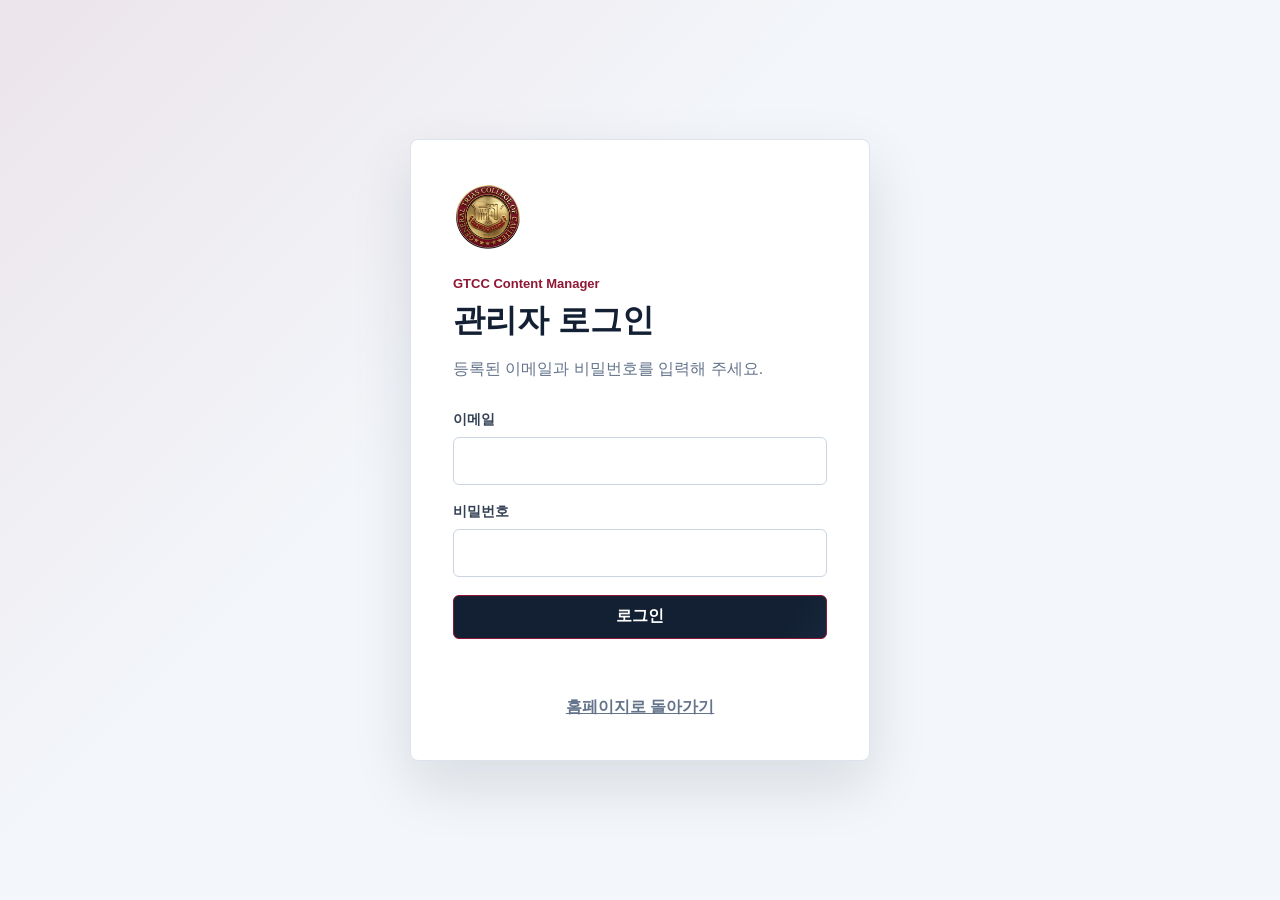
<file: admin/index.html>
<!doctype html>
<html lang="ko">
  <head>
    <meta charset="utf-8" />
    <meta name="viewport" content="width=device-width, initial-scale=1" />
    <title>GTCC 콘텐츠 관리자</title>
    <meta name="robots" content="noindex, nofollow" />
    <link rel="icon" href="../assets/favicon.ico" sizes="any" />
    <link rel="stylesheet" href="../assets/admin.css?v=20260811-1" />
  </head>
  <body class="admin-body">
    <main class="admin-auth" id="setupScreen" hidden>
      <section class="auth-panel setup-panel">
        <img src="../assets/gtcc-logo.png" alt="GTCC대학교평생교육원" />
        <span class="admin-kicker">최초 1회 설정</span>
        <h1>관리자 연결이 필요합니다</h1>
        <p>아래 세 단계가 끝나면 이 화면에서 강좌, 공지, 슬라이드, 교재, 교수진과 영상을 바로 수정할 수 있습니다.</p>
        <ol class="setup-steps">
          <li><strong>1</strong><span>Supabase 프로젝트를 만들고 <code>supabase/schema.sql</code>을 실행합니다.</span></li>
          <li><strong>2</strong><span>관리자 계정 두 개를 만들고 UUID를 <code>admin_users</code>에 등록합니다.</span></li>
          <li><strong>3</strong><span><code>assets/config.js</code>에 Project URL과 anon key를 입력합니다.</span></li>
        </ol>
        <a class="admin-primary" href="https://github.com/PeterKimCode/korea-kca/blob/main/SUPABASE_SETUP.md">자세한 연결 방법 보기</a>
        <a class="admin-text-link" href="../index.html">홈페이지로 돌아가기</a>
      </section>
    </main>

    <main class="admin-auth" id="loginScreen" hidden>
      <section class="auth-panel">
        <img src="../assets/gtcc-logo.png" alt="" />
        <span class="admin-kicker">GTCC Content Manager</span>
        <h1>관리자 로그인</h1>
        <p>등록된 이메일과 비밀번호를 입력해 주세요.</p>
        <form id="loginForm">
          <label>이메일<input type="email" name="email" autocomplete="username" required /></label>
          <label>비밀번호<input type="password" name="password" autocomplete="current-password" required minlength="6" /></label>
          <button class="admin-primary" type="submit">로그인</button>
          <p class="form-error" id="loginError" role="alert"></p>
        </form>
        <a class="admin-text-link" href="../index.html">홈페이지로 돌아가기</a>
      </section>
    </main>

    <div class="admin-app" id="adminApp" hidden>
      <header class="admin-header">
        <a class="admin-brand" href="../index.html">
          <img src="../assets/gtcc-logo.png" alt="" />
          <span><strong>GTCC 콘텐츠 관리자</strong><small>홈페이지 내용을 쉽고 안전하게 관리합니다</small></span>
        </a>
        <div class="admin-account">
          <span id="adminName">관리자</span>
          <button class="admin-icon-button" id="helpButton" type="button" title="사용 방법" aria-label="사용 방법"><span data-icon="help"></span></button>
          <button class="admin-secondary" id="logoutButton" type="button">로그아웃</button>
        </div>
      </header>

      <div class="admin-layout">
        <aside class="admin-sidebar" aria-label="관리 메뉴">
          <p>수정할 항목을 선택하세요</p>
          <button class="admin-nav is-active" type="button" data-entity="courses">
            <span class="nav-symbol" data-icon="courses" aria-hidden="true"></span><span><strong>강좌 관리</strong><small>강좌와 소개 수정</small></span>
          </button>
          <button class="admin-nav" type="button" data-entity="notices">
            <span class="nav-symbol" data-icon="notices" aria-hidden="true"></span><span><strong>공지 관리</strong><small>새 소식 등록</small></span>
          </button>
          <button class="admin-nav" type="button" data-entity="slides">
            <span class="nav-symbol" data-icon="slides" aria-hidden="true"></span><span><strong>슬라이드 관리</strong><small>메인 사진과 순서</small></span>
          </button>
          <button class="admin-nav" type="button" data-entity="books">
            <span class="nav-symbol" data-icon="book" aria-hidden="true"></span><span><strong>교재 관리</strong><small>교재와 구매 링크</small></span>
          </button>
          <button class="admin-nav" type="button" data-entity="faculty">
            <span class="nav-symbol" data-icon="layers" aria-hidden="true"></span><span><strong>교수진 관리</strong><small>교수 소개와 사진</small></span>
          </button>
          <button class="admin-nav" type="button" data-entity="videos">
            <span class="nav-symbol" data-icon="play" aria-hidden="true"></span><span><strong>미리보기 영상</strong><small>YouTube 링크 변경</small></span>
          </button>
          <div class="admin-sidebar-help">
            <strong>실수해도 괜찮습니다</strong>
            <p>삭제한 내용은 휴지통에서 되살릴 수 있고 변경 기록도 남습니다.</p>
          </div>
        </aside>

        <main class="admin-main">
          <section class="admin-welcome">
            <div>
              <span class="admin-kicker">바로 공개되는 콘텐츠</span>
              <h1 id="sectionTitle">강좌 관리</h1>
              <p id="sectionDescription">홈페이지에 표시할 강좌를 추가하거나 수정합니다.</p>
            </div>
            <button class="admin-primary" id="newButton" type="button">새 강좌 추가</button>
          </section>

          <section class="admin-toolbar">
            <label class="admin-search">목록 검색<input id="listSearch" type="search" placeholder="이름으로 찾아보세요" /></label>
            <div>
              <button class="admin-secondary" id="trashButton" type="button">휴지통</button>
              <button class="admin-secondary" id="historyButton" type="button">변경 기록</button>
              <button class="admin-secondary" id="importButton" type="button">기본 내용 가져오기</button>
            </div>
          </section>

          <p class="admin-status" id="dataStatus" role="status"></p>
          <section class="admin-list" id="contentList" aria-live="polite"></section>
        </main>
      </div>
    </div>

    <dialog class="admin-dialog" id="editorDialog">
      <form method="dialog" class="dialog-shell" id="editorForm">
        <header>
          <div><span class="admin-kicker">내용 편집</span><h2 id="editorTitle">새 강좌 추가</h2></div>
          <button class="dialog-close" type="button" data-close-dialog aria-label="닫기">×</button>
        </header>
        <div class="dialog-body" id="editorFields"></div>
        <footer>
          <button class="admin-secondary" type="button" data-close-dialog>취소</button>
          <button class="admin-secondary" id="previewButton" type="button">미리보기</button>
          <button class="admin-primary" type="submit">저장하고 바로 공개</button>
        </footer>
      </form>
    </dialog>

    <dialog class="admin-dialog preview-dialog" id="previewDialog">
      <section class="dialog-shell">
        <header><div><span class="admin-kicker">게시 전 확인</span><h2>미리보기</h2></div><button class="dialog-close" type="button" data-close-preview aria-label="닫기">×</button></header>
        <div class="dialog-body" id="previewContent"></div>
        <footer><button class="admin-primary" type="button" data-close-preview>확인했습니다</button></footer>
      </section>
    </dialog>

    <dialog class="admin-dialog history-dialog" id="historyDialog">
      <section class="dialog-shell">
        <header><div><span class="admin-kicker">안전한 되돌리기</span><h2>변경 기록</h2></div><button class="dialog-close" type="button" data-close-history aria-label="닫기">×</button></header>
        <div class="dialog-body"><div class="history-list" id="historyList"></div></div>
        <footer><button class="admin-secondary" type="button" data-close-history>닫기</button></footer>
      </section>
    </dialog>

    <dialog class="admin-dialog help-dialog" id="helpDialog">
      <section class="dialog-shell">
        <header><div><span class="admin-kicker">한 장 사용법</span><h2>홈페이지 수정 순서</h2></div><button class="dialog-close" type="button" data-close-help aria-label="닫기">×</button></header>
        <div class="dialog-body help-steps">
          <article><span>1</span><div><strong>왼쪽에서 종류 선택</strong><p>강좌, 공지, 슬라이드, 교재, 교수진, 영상 중 수정할 메뉴를 누릅니다.</p></div></article>
          <article><span>2</span><div><strong>추가 또는 수정</strong><p>새로 추가 버튼을 누르거나 기존 항목의 수정 버튼을 누릅니다.</p></div></article>
          <article><span>3</span><div><strong>사진과 글 입력</strong><p>사진은 자동으로 크기가 줄어듭니다. 공지에는 안내 링크 버튼도 넣을 수 있습니다.</p></div></article>
          <article><span>4</span><div><strong>미리보기 확인</strong><p>미리보기에서 사진과 글이 맞는지 한 번 확인합니다.</p></div></article>
          <article><span>5</span><div><strong>저장하고 바로 공개</strong><p>확인 창에서 승인하면 홈페이지에 즉시 표시됩니다.</p></div></article>
        </div>
        <footer><button class="admin-primary" type="button" data-close-help>알겠습니다</button></footer>
      </section>
    </dialog>

    <div class="admin-toast" id="toast" role="status" aria-live="polite"></div>

    <script src="../assets/config.js?v=20260727"></script>
    <script src="../assets/content-store.js?v=20260811-1"></script>
    <script src="../assets/app.js?v=20260812-2"></script>
    <script src="../assets/admin.js?v=20260811-1"></script>
  </body>
</html>
</file>
<file: assets/admin.css>
:root {
  --admin-wine: #8f1734;
  --admin-wine-dark: #661025;
  --admin-navy: #132033;
  --admin-gold: #caa35b;
  --admin-ink: #1e293b;
  --admin-muted: #64748b;
  --admin-line: #dce3ec;
  --admin-soft: #f3f6fa;
  --admin-paper: #fff;
  --admin-success: #14735b;
  --admin-danger: #b42318;
  /* 관리자 화면도 공개 홈페이지와 같은 반응 속도를 사용합니다. */
  --admin-motion-fast: 160ms;
  --admin-motion-base: 220ms;
  --admin-ease: cubic-bezier(0.22, 1, 0.36, 1);
  --admin-focus-ring: 0 0 0 4px rgba(143, 23, 52, 0.14);
  --admin-card-shadow: 0 14px 30px rgba(19, 32, 51, 0.1);
}

* {
  box-sizing: border-box;
}

[hidden] {
  display: none !important;
}

body {
  margin: 0;
  color: var(--admin-ink);
  background: var(--admin-soft);
  font-family: "Pretendard", "Noto Sans KR", "Segoe UI", Arial, sans-serif;
  word-break: keep-all;
}

button,
input,
textarea,
select {
  font: inherit;
}

button,
a {
  -webkit-tap-highlight-color: transparent;
}

button {
  cursor: pointer;
}

img {
  display: block;
  max-width: 100%;
}

.admin-auth {
  display: grid;
  min-height: 100vh;
  place-items: center;
  padding: 28px;
  background:
    linear-gradient(135deg, rgba(143, 23, 52, 0.08), transparent 40%),
    var(--admin-soft);
}

.auth-panel {
  width: min(460px, 100%);
  padding: 42px;
  border: 1px solid var(--admin-line);
  border-radius: 8px;
  background: var(--admin-paper);
  box-shadow: 0 24px 60px rgba(19, 32, 51, 0.12);
}

.auth-panel > img {
  width: 70px;
  height: 70px;
  margin-bottom: 24px;
  object-fit: contain;
}

.admin-kicker {
  display: block;
  margin-bottom: 8px;
  color: var(--admin-wine);
  font-size: 13px;
  font-weight: 900;
}

.auth-panel h1,
.admin-welcome h1,
.dialog-shell h2 {
  margin: 0;
  color: var(--admin-navy);
}

.auth-panel h1 {
  font-size: 32px;
}

.auth-panel > p {
  margin: 12px 0 28px;
  color: var(--admin-muted);
  line-height: 1.7;
}

.auth-panel form,
.dialog-body {
  display: grid;
  gap: 18px;
}

.auth-panel label,
.admin-field,
.admin-search {
  display: grid;
  gap: 8px;
  color: #344054;
  font-size: 14px;
  font-weight: 850;
}

.auth-panel input,
.admin-field input,
.admin-field textarea,
.admin-field select,
.admin-search input {
  width: 100%;
  min-height: 48px;
  padding: 11px 14px;
  border: 1px solid #cbd5e1;
  border-radius: 6px;
  outline: 0;
  background: #fff;
  color: var(--admin-ink);
}

.admin-field textarea {
  min-height: 116px;
  resize: vertical;
  line-height: 1.6;
}

.auth-panel input:focus,
.admin-field input:focus,
.admin-field textarea:focus,
.admin-field select:focus,
.admin-search input:focus {
  border-color: var(--admin-wine);
  box-shadow: 0 0 0 3px rgba(143, 23, 52, 0.12);
}

.admin-primary,
.admin-secondary,
.admin-danger,
.admin-text-button {
  display: inline-flex;
  align-items: center;
  justify-content: center;
  min-height: 44px;
  padding: 0 18px;
  border-radius: 6px;
  font-weight: 900;
  text-decoration: none;
  transition:
    color var(--admin-motion-fast) ease,
    border-color var(--admin-motion-fast) ease,
    background-color var(--admin-motion-fast) ease,
    background-position var(--admin-motion-base) var(--admin-ease),
    box-shadow var(--admin-motion-base) var(--admin-ease),
    transform var(--admin-motion-fast) var(--admin-ease);
}

.admin-primary {
  border: 1px solid var(--admin-wine);
  background: var(--admin-wine);
  background-image: linear-gradient(
    120deg,
    var(--admin-navy) 0%,
    var(--admin-navy) 38%,
    #263b59 62%,
    var(--admin-wine) 100%
  );
  background-position: 0% 50%;
  background-size: 240% 100%;
  color: #fff;
}

.admin-secondary {
  border: 1px solid #cbd5e1;
  background: #fff;
  color: var(--admin-navy);
}

.admin-danger {
  border: 1px solid #f2c9c5;
  background: #fff5f4;
  color: var(--admin-danger);
}

.admin-text-button {
  min-height: 36px;
  padding: 0 10px;
  border: 0;
  background: transparent;
  color: var(--admin-wine);
}

.admin-text-link {
  display: block;
  margin-top: 20px;
  color: var(--admin-muted);
  font-weight: 800;
  text-align: center;
}

.form-error {
  min-height: 20px;
  margin: 0;
  color: var(--admin-danger);
  font-size: 14px;
  font-weight: 800;
}

.setup-steps {
  display: grid;
  gap: 12px;
  margin: 0 0 26px;
  padding: 0;
  list-style: none;
}

.setup-steps li {
  display: grid;
  grid-template-columns: 34px 1fr;
  gap: 12px;
  align-items: center;
  padding: 12px;
  border: 1px solid var(--admin-line);
  border-radius: 6px;
}

.setup-steps strong,
.help-steps article > span {
  display: grid;
  width: 34px;
  height: 34px;
  place-items: center;
  border-radius: 50%;
  background: var(--admin-wine);
  color: #fff;
}

.setup-steps span {
  font-size: 14px;
  line-height: 1.5;
}

.setup-steps code {
  color: var(--admin-wine);
  font-weight: 900;
}

.admin-header {
  position: sticky;
  top: 0;
  z-index: 20;
  display: flex;
  align-items: center;
  justify-content: space-between;
  min-height: 78px;
  padding: 0 30px;
  border-bottom: 1px solid var(--admin-line);
  background: rgba(255, 255, 255, 0.96);
}

.admin-brand {
  display: inline-flex;
  align-items: center;
  gap: 12px;
  color: inherit;
  text-decoration: none;
}

.admin-brand img {
  width: 46px;
  height: 46px;
  object-fit: contain;
}

.admin-brand strong,
.admin-brand small {
  display: block;
}

.admin-brand strong {
  color: var(--admin-navy);
  font-size: 18px;
}

.admin-brand small {
  margin-top: 3px;
  color: var(--admin-muted);
  font-size: 12px;
}

.admin-account {
  display: flex;
  align-items: center;
  gap: 10px;
  font-weight: 900;
}

.admin-icon-button,
.dialog-close {
  display: grid;
  width: 42px;
  height: 42px;
  place-items: center;
  border: 1px solid #cbd5e1;
  border-radius: 50%;
  background: #fff;
  color: var(--admin-navy);
  font-size: 18px;
  font-weight: 900;
  transition:
    color var(--admin-motion-fast) ease,
    border-color var(--admin-motion-fast) ease,
    background-color var(--admin-motion-fast) ease,
    box-shadow var(--admin-motion-base) var(--admin-ease),
    transform var(--admin-motion-fast) var(--admin-ease);
}

.admin-icon-button .icon,
.nav-symbol.icon {
  display: grid;
  place-items: center;
}

.admin-icon-button svg,
.nav-symbol svg {
  width: 22px;
  height: 22px;
  fill: none;
  stroke: currentColor;
  stroke-width: 1.8;
  stroke-linecap: round;
  stroke-linejoin: round;
}

.admin-layout {
  display: grid;
  grid-template-columns: 270px minmax(0, 1fr);
  min-height: calc(100vh - 78px);
}

.admin-sidebar {
  padding: 32px 22px;
  border-right: 1px solid var(--admin-line);
  background: #fff;
}

.admin-sidebar > p {
  margin: 0 8px 16px;
  color: var(--admin-muted);
  font-size: 13px;
  font-weight: 900;
}

.admin-nav {
  display: grid;
  grid-template-columns: 46px 1fr;
  gap: 12px;
  align-items: center;
  width: 100%;
  min-height: 72px;
  margin-bottom: 8px;
  padding: 10px 12px;
  border: 1px solid transparent;
  border-radius: 8px;
  background: transparent;
  color: var(--admin-ink);
  text-align: left;
  transition:
    color var(--admin-motion-fast) ease,
    border-color var(--admin-motion-fast) ease,
    background-color var(--admin-motion-fast) ease,
    box-shadow var(--admin-motion-base) var(--admin-ease),
    transform var(--admin-motion-fast) var(--admin-ease);
}

.admin-nav:hover,
.admin-nav.is-active {
  border-color: #e6c8d1;
  background: #fff7f9;
}

.admin-nav.is-active {
  color: var(--admin-wine);
}

.nav-symbol {
  display: grid;
  width: 46px;
  height: 46px;
  place-items: center;
  border-radius: 8px;
  background: var(--admin-navy);
  color: #fff;
  font-weight: 900;
  transition:
    background-color var(--admin-motion-fast) ease,
    transform var(--admin-motion-base) var(--admin-ease);
}

.admin-nav.is-active .nav-symbol {
  background: var(--admin-wine);
}

.admin-nav strong,
.admin-nav small {
  display: block;
}

.admin-nav strong {
  font-size: 16px;
}

.admin-nav small {
  margin-top: 4px;
  color: var(--admin-muted);
}

.admin-sidebar-help {
  margin-top: 28px;
  padding: 18px;
  border-left: 3px solid var(--admin-gold);
  background: #fbfaf7;
}

.admin-sidebar-help p {
  margin: 8px 0 0;
  color: var(--admin-muted);
  font-size: 13px;
  line-height: 1.6;
}

.admin-main {
  min-width: 0;
  padding: 42px clamp(24px, 4vw, 64px) 80px;
}

.admin-welcome,
.admin-toolbar {
  display: flex;
  align-items: center;
  justify-content: space-between;
  gap: 24px;
}

.admin-welcome h1 {
  font-size: 32px;
}

.admin-welcome p {
  margin: 8px 0 0;
  color: var(--admin-muted);
}

.admin-toolbar {
  margin-top: 30px;
  padding: 16px;
  border: 1px solid var(--admin-line);
  border-radius: 8px;
  background: #fff;
}

.admin-toolbar > div {
  display: flex;
  flex-wrap: wrap;
  gap: 8px;
}

.admin-search {
  grid-template-columns: auto minmax(180px, 300px);
  align-items: center;
}

.admin-search input {
  min-height: 42px;
}

.admin-status {
  min-height: 22px;
  margin: 18px 0;
  color: var(--admin-muted);
  font-size: 14px;
  font-weight: 800;
}

.admin-list {
  display: grid;
  gap: 12px;
}

.admin-list-item {
  display: grid;
  grid-template-columns: 110px minmax(0, 1fr) auto;
  gap: 18px;
  align-items: center;
  min-height: 112px;
  padding: 14px;
  border: 1px solid var(--admin-line);
  border-radius: 8px;
  background: #fff;
  transition:
    border-color var(--admin-motion-base) ease,
    box-shadow var(--admin-motion-base) var(--admin-ease),
    transform var(--admin-motion-base) var(--admin-ease);
}

.admin-list-item.no-image {
  grid-template-columns: minmax(0, 1fr) auto;
}

.admin-list-item img {
  width: 110px;
  height: 78px;
  border-radius: 6px;
  object-fit: cover;
  background: #e8edf3;
  transition:
    filter var(--admin-motion-base) ease,
    transform var(--admin-motion-base) var(--admin-ease);
}

.item-copy {
  min-width: 0;
}

.item-copy h2 {
  margin: 0;
  overflow: hidden;
  color: var(--admin-navy);
  font-size: 18px;
  text-overflow: ellipsis;
  white-space: nowrap;
}

.item-copy p {
  display: -webkit-box;
  margin: 7px 0 0;
  overflow: hidden;
  overflow-wrap: anywhere;
  color: var(--admin-muted);
  font-size: 14px;
  line-height: 1.5;
  white-space: pre-line;
  word-break: break-word;
  -webkit-box-orient: vertical;
  -webkit-line-clamp: 3;
}

.item-meta {
  display: flex;
  flex-wrap: wrap;
  gap: 6px;
  margin-top: 9px;
}

.item-meta span,
.publish-status {
  display: inline-flex;
  align-items: center;
  min-height: 25px;
  padding: 0 9px;
  border-radius: 999px;
  background: #eef2f6;
  color: #526176;
  font-size: 12px;
  font-weight: 900;
}

.publish-status.is-live {
  background: #e7f5f0;
  color: var(--admin-success);
}

.item-actions {
  display: flex;
  flex-wrap: wrap;
  justify-content: flex-end;
  gap: 7px;
  max-width: 270px;
}

.empty-state,
.loading-state {
  padding: 56px 24px;
  border: 1px dashed #bdc8d6;
  border-radius: 8px;
  background: #fff;
  color: var(--admin-muted);
  text-align: center;
  line-height: 1.7;
}

.admin-dialog {
  width: min(780px, calc(100% - 30px));
  max-height: calc(100vh - 30px);
  padding: 0;
  border: 0;
  border-radius: 8px;
  background: #fff;
  box-shadow: 0 30px 90px rgba(15, 23, 42, 0.3);
}

.admin-dialog::backdrop {
  background: rgba(15, 23, 42, 0.62);
}

.dialog-shell > header,
.dialog-shell > footer {
  display: flex;
  align-items: center;
  justify-content: space-between;
  gap: 16px;
  padding: 20px 24px;
}

.dialog-shell > header {
  border-bottom: 1px solid var(--admin-line);
}

.dialog-shell > footer {
  justify-content: flex-end;
  border-top: 1px solid var(--admin-line);
}

.dialog-body {
  max-height: calc(100vh - 210px);
  overflow-y: auto;
  padding: 24px;
}

.admin-form-grid {
  display: grid;
  grid-template-columns: repeat(2, minmax(0, 1fr));
  gap: 18px;
}

.admin-field.full {
  grid-column: 1 / -1;
}

.admin-field small {
  color: var(--admin-muted);
  font-weight: 650;
  line-height: 1.5;
}

.check-field {
  display: flex;
  align-items: center;
  gap: 10px;
  min-height: 48px;
  padding: 10px 14px;
  border: 1px solid var(--admin-line);
  border-radius: 6px;
}

.check-field input {
  width: 20px;
  height: 20px;
}

.image-picker {
  display: grid;
  grid-template-columns: 150px 1fr;
  gap: 16px;
  align-items: center;
}

.image-preview-frame {
  position: relative;
  display: grid;
  width: 150px;
  aspect-ratio: 1.6 / 1;
  place-items: center;
  overflow: hidden;
  border: 1px solid var(--admin-line);
  border-radius: 6px;
  background: #edf1f5;
}

.image-preview-frame img {
  width: 100%;
  height: 100%;
  object-fit: cover;
}

.image-preview-frame:not(.has-image) img {
  display: none;
}

.image-preview-frame span {
  color: var(--admin-muted);
  font-size: 12px;
  font-weight: 800;
}

.image-preview-frame.has-image span {
  display: none;
}

.image-picker input {
  padding: 9px;
}

.remove-image-check {
  display: inline-flex;
  align-items: center;
  gap: 8px;
  margin-top: 10px;
  color: var(--admin-danger);
  font-size: 13px;
  font-weight: 850;
}

.remove-image-check input {
  width: 18px;
  min-height: 18px;
  margin: 0;
  padding: 0;
}

.preview-link {
  margin-top: 4px;
}

.preview-card {
  overflow: hidden;
  border: 1px solid var(--admin-line);
  border-radius: 8px;
  background: #fff;
  box-shadow: 0 12px 28px rgba(19, 32, 51, 0.1);
}

.preview-card img {
  width: 100%;
  max-height: 340px;
  object-fit: cover;
}

.preview-card > div {
  padding: 24px;
}

.preview-card h3 {
  margin: 0;
  color: var(--admin-navy);
  font-size: 24px;
}

.preview-card p {
  margin: 12px 0 0;
  color: var(--admin-muted);
  line-height: 1.7;
}

.history-list {
  display: grid;
  gap: 10px;
}

.history-item {
  display: grid;
  grid-template-columns: 1fr auto;
  gap: 14px;
  align-items: center;
  padding: 14px;
  border: 1px solid var(--admin-line);
  border-radius: 6px;
}

.history-item strong,
.history-item span {
  display: block;
}

.history-item span {
  margin-top: 5px;
  color: var(--admin-muted);
  font-size: 13px;
}

.help-steps article {
  display: grid;
  grid-template-columns: 42px 1fr;
  gap: 14px;
  align-items: start;
  padding: 14px;
  border: 1px solid var(--admin-line);
  border-radius: 8px;
}

.help-steps strong {
  color: var(--admin-navy);
  font-size: 17px;
}

.help-steps p {
  margin: 5px 0 0;
  color: var(--admin-muted);
  line-height: 1.6;
}

.admin-toast {
  position: fixed;
  right: 24px;
  bottom: 24px;
  z-index: 100;
  max-width: 360px;
  padding: 15px 18px;
  border-radius: 6px;
  background: var(--admin-navy);
  color: #fff;
  font-weight: 850;
  opacity: 0;
  pointer-events: none;
  transform: translateY(12px);
  transition: 180ms ease;
}

.admin-toast.is-visible {
  opacity: 1;
  transform: translateY(0);
}

.admin-toast.is-error {
  background: var(--admin-danger);
}

/* ===== 관리자 인터랙션 효과 =====
   저장 버튼은 브랜드 그라디언트, 삭제 버튼은 명확한 위험 색상을 유지합니다. */
@media (hover: hover) and (pointer: fine) {
  .admin-primary:hover {
    border-color: var(--admin-wine);
    background-position: 100% 50%;
    box-shadow: 0 10px 22px rgba(19, 32, 51, 0.2);
    color: #fff;
    transform: translateY(-2px);
  }

  .admin-secondary:hover,
  .admin-icon-button:hover,
  .dialog-close:hover {
    border-color: rgba(143, 23, 52, 0.42);
    background: #fff6f8;
    color: var(--admin-wine);
    box-shadow: 0 8px 18px rgba(19, 32, 51, 0.08);
    transform: translateY(-1px);
  }

  .admin-danger:hover {
    border-color: #e7a8a2;
    background: #fee9e7;
    box-shadow: 0 8px 18px rgba(180, 35, 24, 0.1);
  }

  .admin-text-button:hover,
  .admin-text-link:hover {
    color: var(--admin-wine-dark);
  }

  .admin-nav:hover {
    box-shadow: 0 8px 18px rgba(19, 32, 51, 0.07);
    transform: translateX(2px);
  }

  .admin-nav:hover .nav-symbol {
    transform: scale(1.035);
  }

  .admin-list-item:hover {
    border-color: rgba(143, 23, 52, 0.2);
    box-shadow: var(--admin-card-shadow);
    transform: translateY(-2px);
  }

  .admin-list-item:hover img {
    filter: saturate(0.92) contrast(1.03);
    transform: scale(1.02);
  }
}

.admin-primary:active,
.admin-secondary:active,
.admin-danger:active,
.admin-text-button:active,
.admin-icon-button:active,
.dialog-close:active,
.admin-nav:active {
  box-shadow: none;
  transform: translateY(0) scale(0.985);
}

.admin-primary:focus-visible,
.admin-secondary:focus-visible,
.admin-danger:focus-visible,
.admin-text-button:focus-visible,
.admin-icon-button:focus-visible,
.dialog-close:focus-visible,
.admin-nav:focus-visible {
  outline: 2px solid var(--admin-wine);
  outline-offset: 3px;
  box-shadow: var(--admin-focus-ring);
}

button:disabled,
.admin-primary:disabled,
.admin-secondary:disabled,
.admin-danger:disabled {
  cursor: not-allowed;
  filter: grayscale(0.25);
  opacity: 0.55;
  pointer-events: none;
}

@media (max-width: 920px) {
  .admin-layout {
    grid-template-columns: 1fr;
  }

  .admin-sidebar {
    position: sticky;
    top: 78px;
    z-index: 10;
    display: grid;
    grid-template-columns: repeat(4, 1fr);
    gap: 8px;
    padding: 12px;
    border-right: 0;
    border-bottom: 1px solid var(--admin-line);
  }

  .admin-sidebar > p,
  .admin-sidebar-help,
  .admin-nav small {
    display: none;
  }

  .admin-nav {
    grid-template-columns: 36px 1fr;
    min-height: 58px;
    margin: 0;
  }

  .nav-symbol {
    width: 36px;
    height: 36px;
  }
}

@media (max-width: 680px) {
  .admin-header,
  .admin-welcome,
  .admin-toolbar {
    align-items: stretch;
    flex-direction: column;
  }

  .admin-header {
    position: relative;
    padding: 14px;
  }

  .admin-account {
    justify-content: space-between;
  }

  .admin-brand small,
  .admin-account > span {
    display: none;
  }

  .admin-sidebar {
    position: static;
  }

  .admin-nav {
    display: flex;
    justify-content: center;
    padding: 8px;
    text-align: center;
  }

  .admin-nav .nav-symbol {
    display: none;
  }

  .admin-nav strong {
    font-size: 14px;
  }

  .admin-main {
    padding: 28px 12px 60px;
  }

  .admin-toolbar > div,
  .admin-toolbar button,
  .admin-welcome > button {
    width: 100%;
  }

  .admin-toolbar > div {
    display: grid;
    grid-template-columns: 1fr 1fr;
  }

  .admin-search {
    grid-template-columns: 1fr;
  }

  .admin-list-item,
  .admin-list-item.no-image {
    grid-template-columns: 82px 1fr;
  }

  .admin-list-item.no-image {
    grid-template-columns: 1fr;
  }

  .admin-list-item img {
    width: 82px;
    height: 68px;
  }

  .item-actions {
    grid-column: 1 / -1;
    justify-content: stretch;
    max-width: none;
  }

  .item-actions button {
    flex: 1;
  }

  .admin-form-grid {
    grid-template-columns: 1fr;
  }

  .image-picker {
    grid-template-columns: 1fr;
  }

  .dialog-shell > footer {
    display: grid;
    grid-template-columns: 1fr;
  }

  .dialog-shell > footer button {
    width: 100%;
  }
}

@media (prefers-reduced-motion: reduce) {
  .admin-toast {
    transition: none;
  }

  *,
  *::before,
  *::after {
    scroll-behavior: auto !important;
    transition-duration: 0.01ms !important;
    animation-duration: 0.01ms !important;
    animation-iteration-count: 1 !important;
  }
}
</file>
